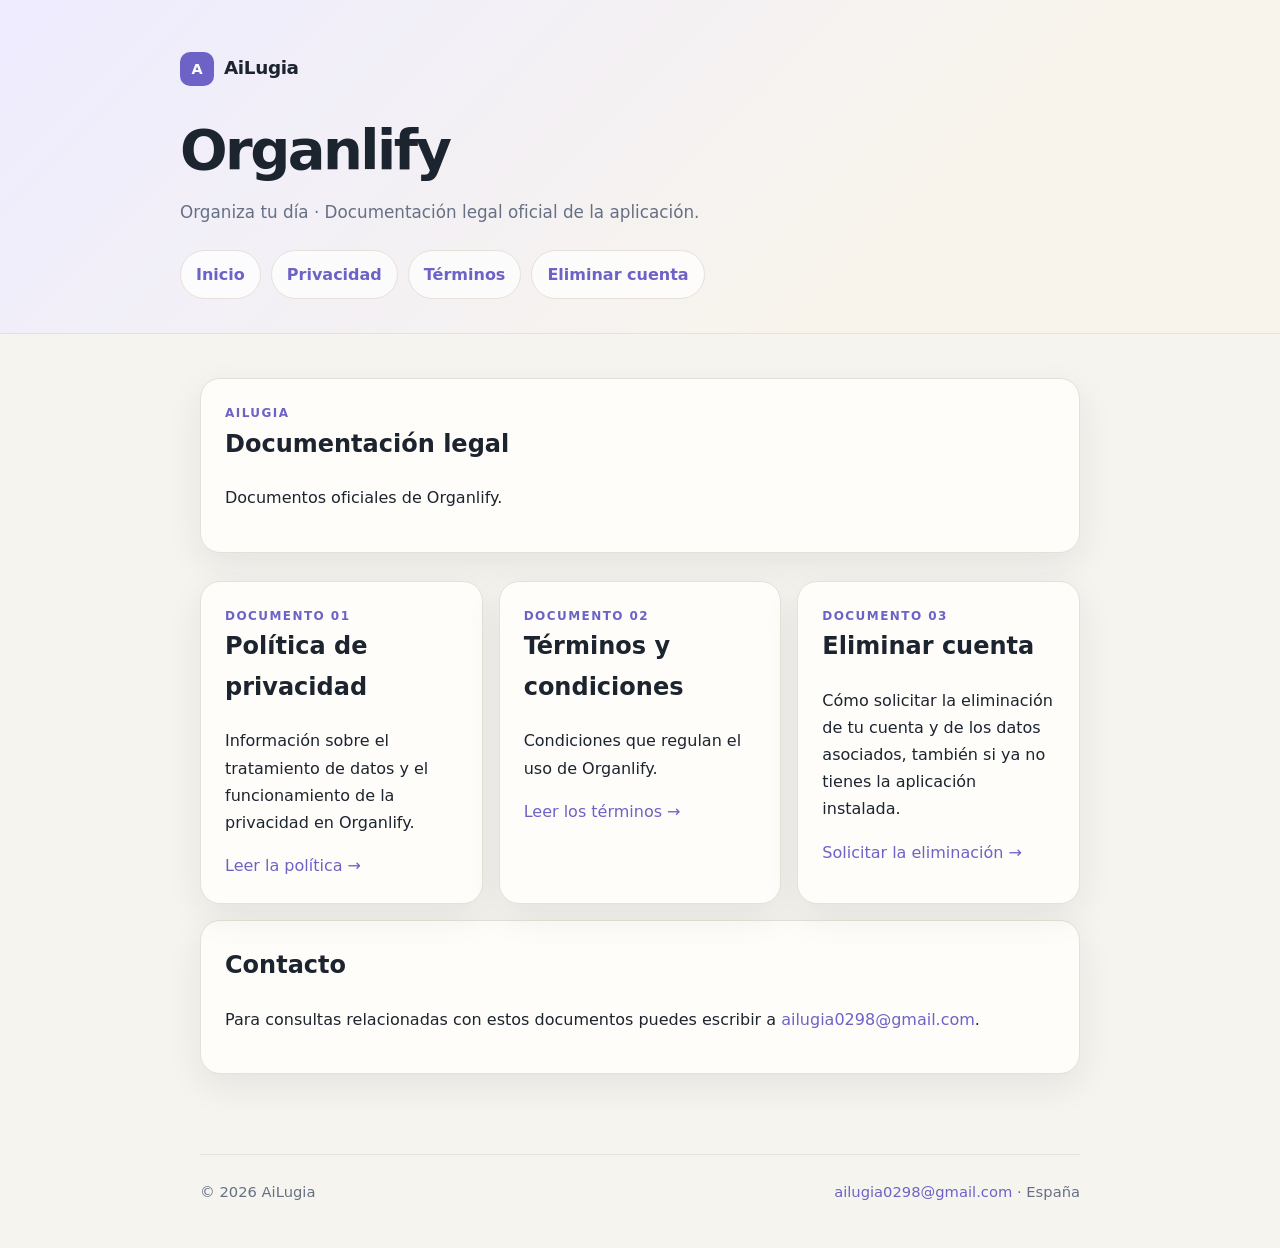
<file: index.html>
<!doctype html><html lang="es"><head><meta charset="utf-8"><meta name="viewport" content="width=device-width,initial-scale=1"><meta name="robots" content="index,follow"><meta name="description" content="Documentación legal de AiLugia para Organlify."><title>Documentación legal — AiLugia</title><link rel="stylesheet" href="style.css"></head>
<body><header class="site-header"><div class="header-inner"><div class="brand"><span class="brand-mark">A</span>AiLugia</div><div class="hero"><h1>Organlify</h1><p>Organiza tu día · Documentación legal oficial de la aplicación.</p><nav class="nav"><a href="index.html">Inicio</a><a href="privacidad.html">Privacidad</a><a href="terminos.html">Términos</a><a href="eliminar-cuenta.html">Eliminar cuenta</a></nav></div></div></header>
<main class="container"><div class="card"><div class="eyebrow">AiLugia</div><h2>Documentación legal</h2><p>Documentos oficiales de Organlify.</p></div><div class="home-grid"><article class="card"><div class="eyebrow">Documento 01</div><h2>Política de privacidad</h2><p>Información sobre el tratamiento de datos y el funcionamiento de la privacidad en Organlify.</p><a href="privacidad.html">Leer la política →</a></article><article class="card"><div class="eyebrow">Documento 02</div><h2>Términos y condiciones</h2><p>Condiciones que regulan el uso de Organlify.</p><a href="terminos.html">Leer los términos →</a></article><article class="card"><div class="eyebrow">Documento 03</div><h2>Eliminar cuenta</h2><p>Cómo solicitar la eliminación de tu cuenta y de los datos asociados, también si ya no tienes la aplicación instalada.</p><a href="eliminar-cuenta.html">Solicitar la eliminación →</a></article></div><div class="card" style="margin-top:16px"><h2>Contacto</h2><p>Para consultas relacionadas con estos documentos puedes escribir a <a href="mailto:ailugia0298@gmail.com">ailugia0298@gmail.com</a>.</p></div></main>
<footer class="footer"><div class="footer-inner"><span>© 2026 AiLugia</span><span><a href="mailto:ailugia0298@gmail.com">ailugia0298@gmail.com</a> · España</span></div></footer></body></html>
</file>
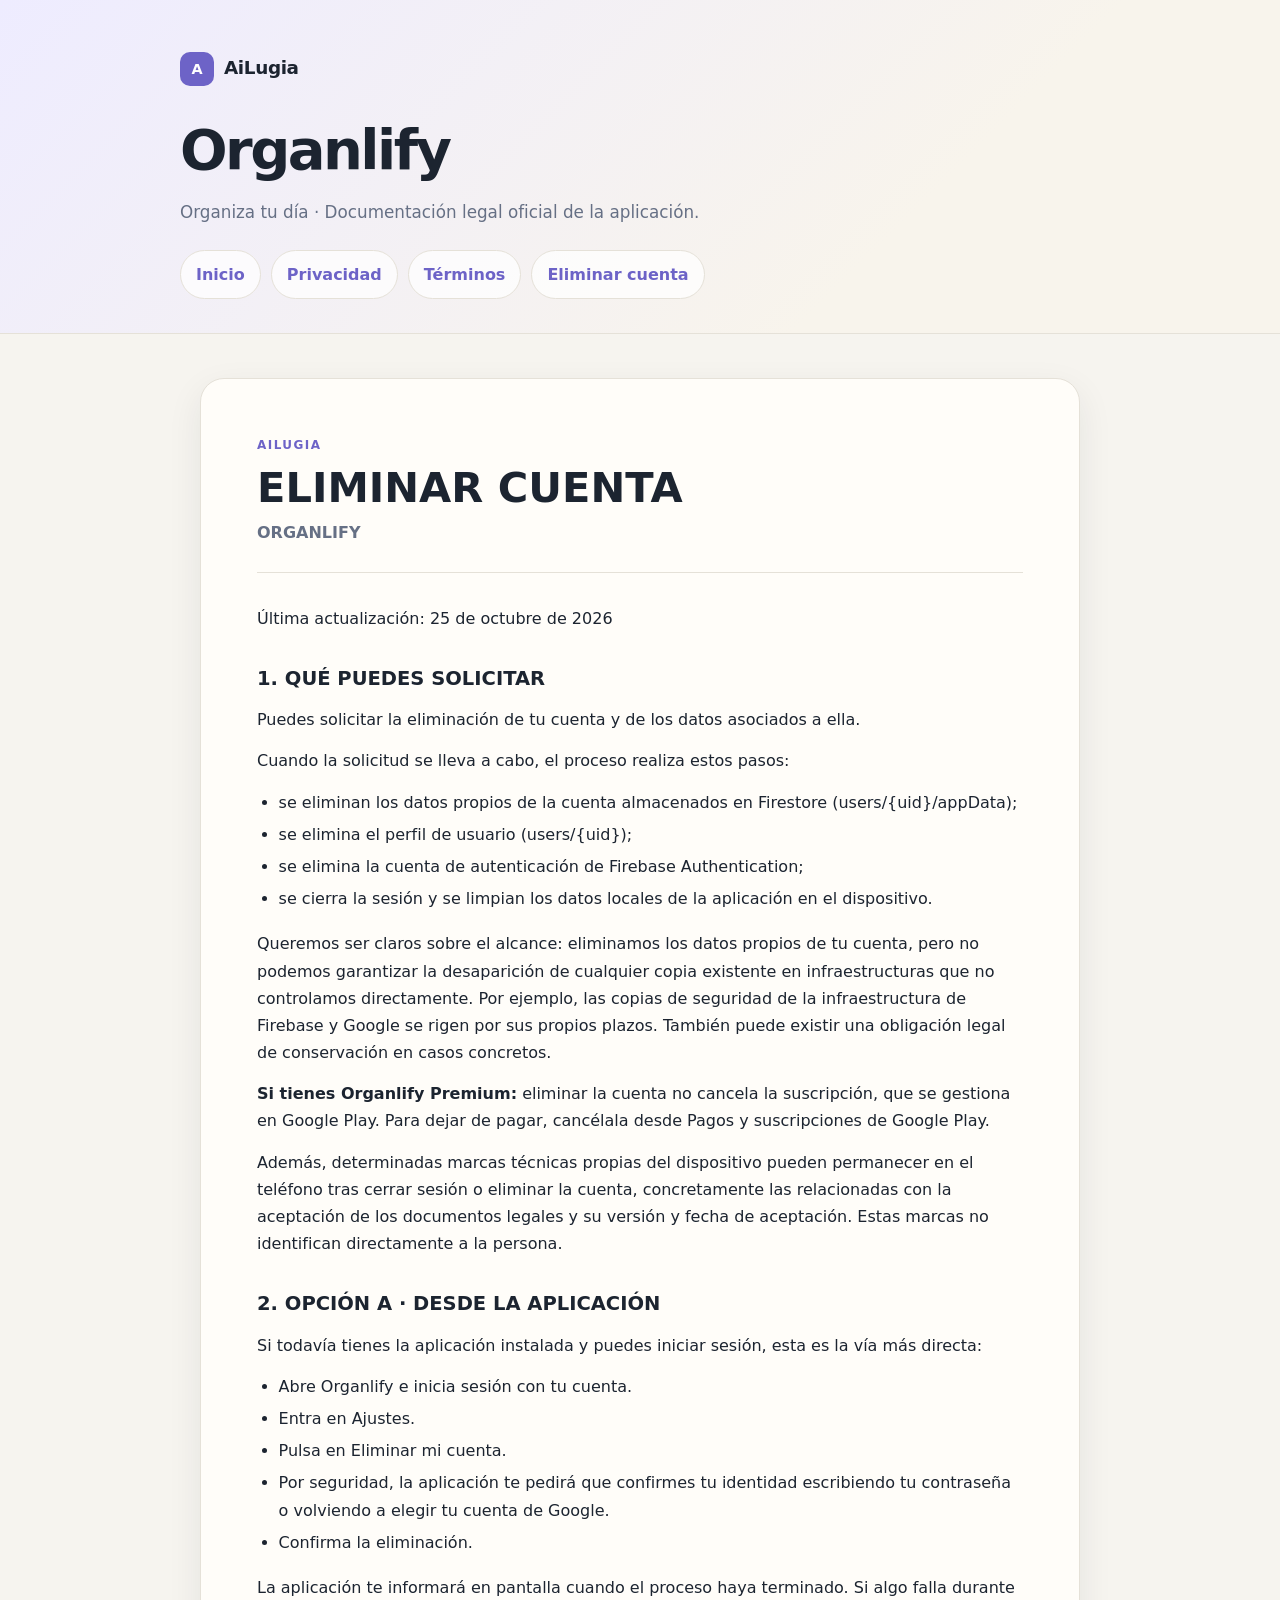
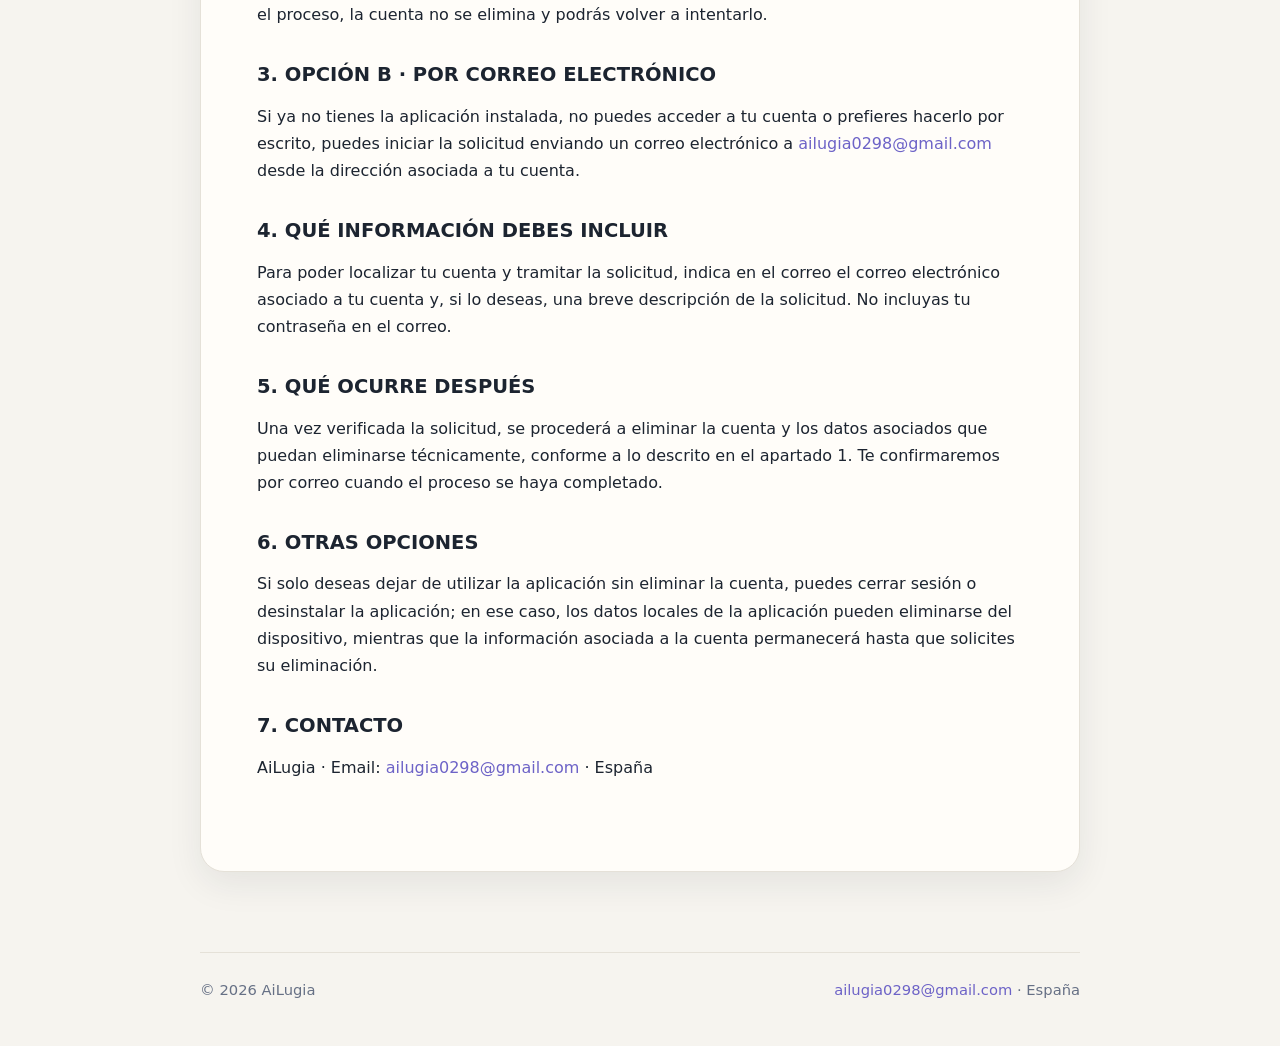
<file: eliminar-cuenta.html>
<!doctype html><html lang="es"><head><meta charset="utf-8"><meta name="viewport" content="width=device-width,initial-scale=1"><meta name="robots" content="index,follow"><meta name="description" content="Cómo solicitar la eliminación de tu cuenta y datos en Organlify."><title>Eliminar cuenta — AiLugia</title><link rel="stylesheet" href="style.css"></head>
<body><header class="site-header"><div class="header-inner"><div class="brand"><span class="brand-mark">A</span>AiLugia</div><div class="hero"><h1>Organlify</h1><p>Organiza tu día · Documentación legal oficial de la aplicación.</p><nav class="nav"><a href="index.html">Inicio</a><a href="privacidad.html">Privacidad</a><a href="terminos.html">Términos</a><a href="eliminar-cuenta.html">Eliminar cuenta</a></nav></div></div></header>
<main class="container"><article class="doc"><header class="doc-head"><div class="eyebrow">AiLugia</div><h1>ELIMINAR CUENTA</h1><p class="subtitle">ORGANLIFY</p></header>
<p>Última actualización: 25 de octubre de 2026</p>
<section><h2>1. QUÉ PUEDES SOLICITAR</h2>
<p>Puedes solicitar la eliminación de tu cuenta y de los datos asociados a ella.</p>
<p>Cuando la solicitud se lleva a cabo, el proceso realiza estos pasos:</p>
<ul><li>se eliminan los datos propios de la cuenta almacenados en Firestore (users/{uid}/appData);</li><li>se elimina el perfil de usuario (users/{uid});</li><li>se elimina la cuenta de autenticación de Firebase Authentication;</li><li>se cierra la sesión y se limpian los datos locales de la aplicación en el dispositivo.</li></ul>
<p>Queremos ser claros sobre el alcance: eliminamos los datos propios de tu cuenta, pero no podemos garantizar la desaparición de cualquier copia existente en infraestructuras que no controlamos directamente. Por ejemplo, las copias de seguridad de la infraestructura de Firebase y Google se rigen por sus propios plazos. También puede existir una obligación legal de conservación en casos concretos.</p>
<p><strong>Si tienes Organlify Premium:</strong> eliminar la cuenta no cancela la suscripción, que se gestiona en Google Play. Para dejar de pagar, cancélala desde Pagos y suscripciones de Google Play.</p>
<p>Además, determinadas marcas técnicas propias del dispositivo pueden permanecer en el teléfono tras cerrar sesión o eliminar la cuenta, concretamente las relacionadas con la aceptación de los documentos legales y su versión y fecha de aceptación. Estas marcas no identifican directamente a la persona.</p>
</section>
<section><h2>2. OPCIÓN A · DESDE LA APLICACIÓN</h2>
<p>Si todavía tienes la aplicación instalada y puedes iniciar sesión, esta es la vía más directa:</p>
<ul><li>Abre Organlify e inicia sesión con tu cuenta.</li><li>Entra en Ajustes.</li><li>Pulsa en Eliminar mi cuenta.</li><li>Por seguridad, la aplicación te pedirá que confirmes tu identidad escribiendo tu contraseña o volviendo a elegir tu cuenta de Google.</li><li>Confirma la eliminación.</li></ul>
<p>La aplicación te informará en pantalla cuando el proceso haya terminado. Si algo falla durante el proceso, la cuenta no se elimina y podrás volver a intentarlo.</p>
</section>
<section><h2>3. OPCIÓN B · POR CORREO ELECTRÓNICO</h2>
<p>Si ya no tienes la aplicación instalada, no puedes acceder a tu cuenta o prefieres hacerlo por escrito, puedes iniciar la solicitud enviando un correo electrónico a <a href="mailto:ailugia0298@gmail.com">ailugia0298@gmail.com</a> desde la dirección asociada a tu cuenta.</p>
</section>
<section><h2>4. QUÉ INFORMACIÓN DEBES INCLUIR</h2>
<p>Para poder localizar tu cuenta y tramitar la solicitud, indica en el correo el correo electrónico asociado a tu cuenta y, si lo deseas, una breve descripción de la solicitud. No incluyas tu contraseña en el correo.</p>
</section>
<section><h2>5. QUÉ OCURRE DESPUÉS</h2>
<p>Una vez verificada la solicitud, se procederá a eliminar la cuenta y los datos asociados que puedan eliminarse técnicamente, conforme a lo descrito en el apartado 1. Te confirmaremos por correo cuando el proceso se haya completado.</p>
</section>
<section><h2>6. OTRAS OPCIONES</h2>
<p>Si solo deseas dejar de utilizar la aplicación sin eliminar la cuenta, puedes cerrar sesión o desinstalar la aplicación; en ese caso, los datos locales de la aplicación pueden eliminarse del dispositivo, mientras que la información asociada a la cuenta permanecerá hasta que solicites su eliminación.</p>
</section>
<section><h2>7. CONTACTO</h2>
<p>AiLugia · Email: <a href="mailto:ailugia0298@gmail.com">ailugia0298@gmail.com</a> · España</p>
</section>
</article></main>
<footer class="footer"><div class="footer-inner"><span>© 2026 AiLugia</span><span><a href="mailto:ailugia0298@gmail.com">ailugia0298@gmail.com</a> · España</span></div></footer></body></html>
</file>
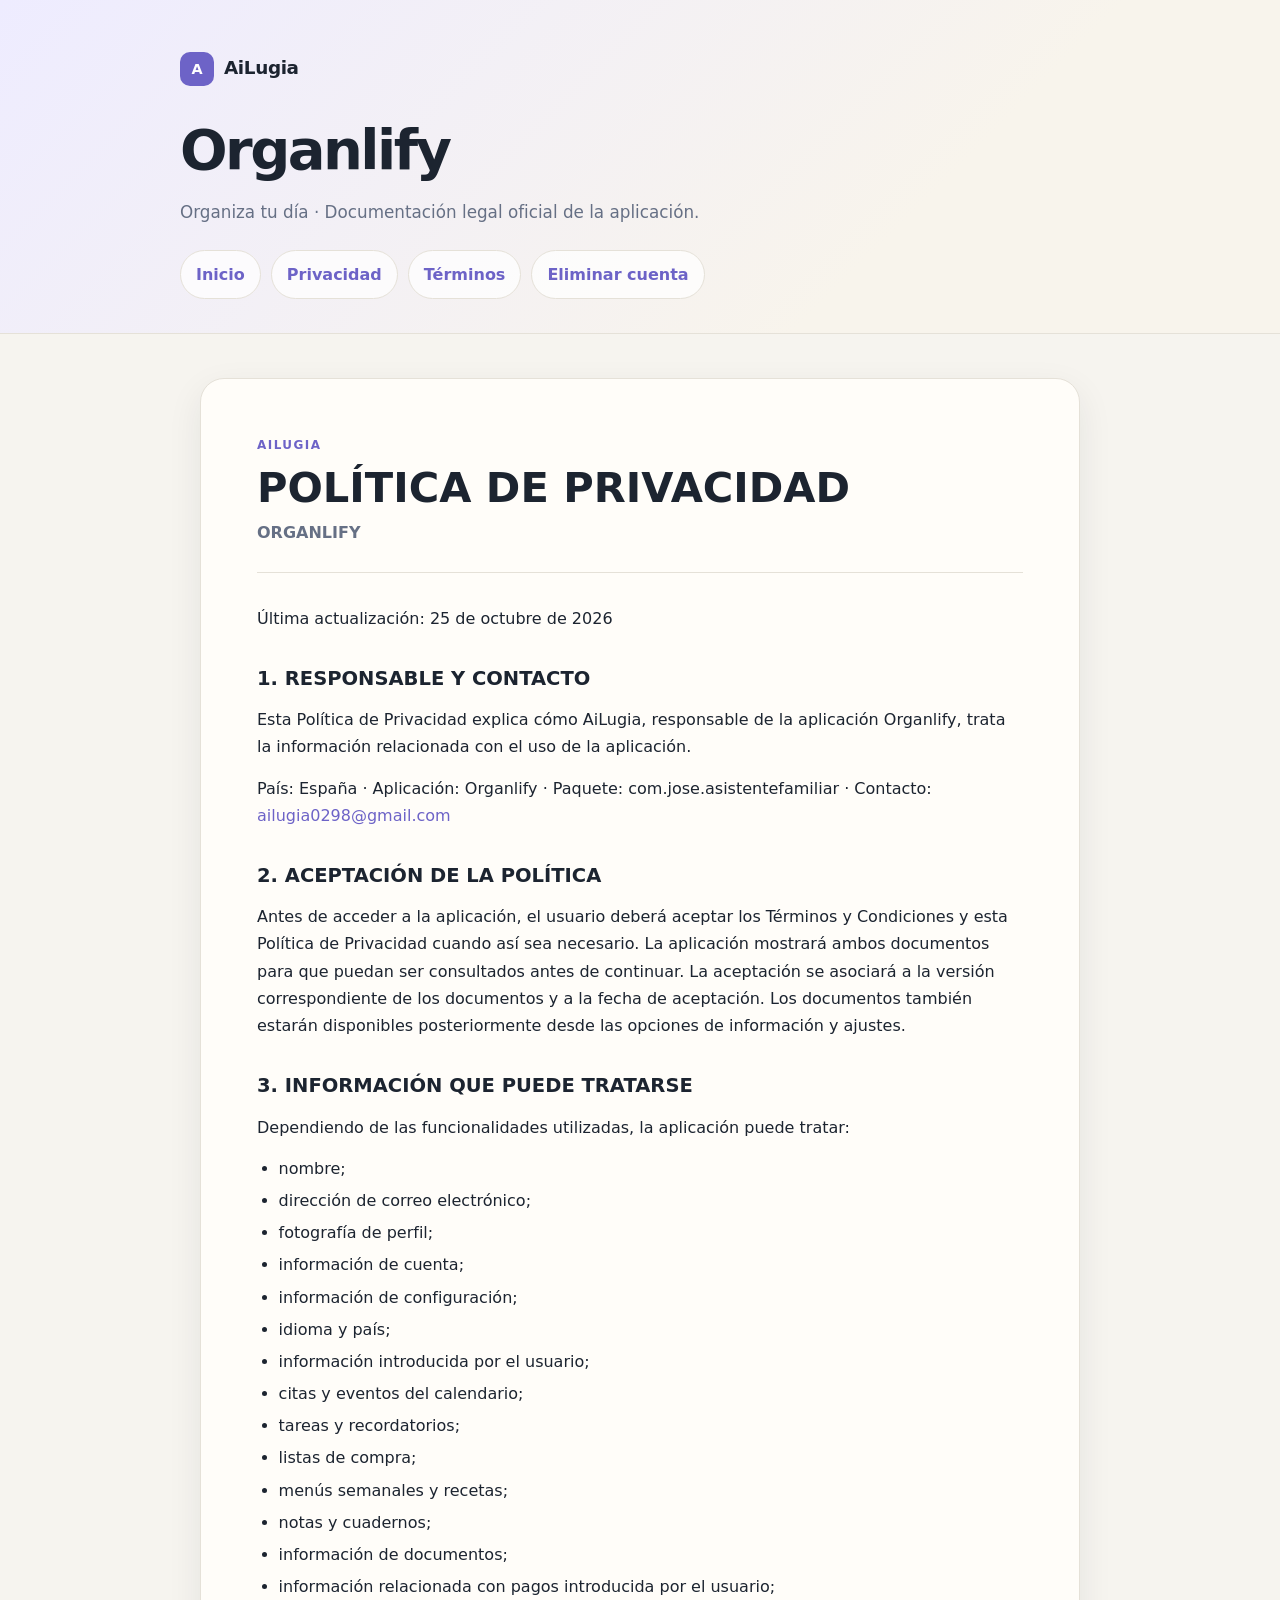
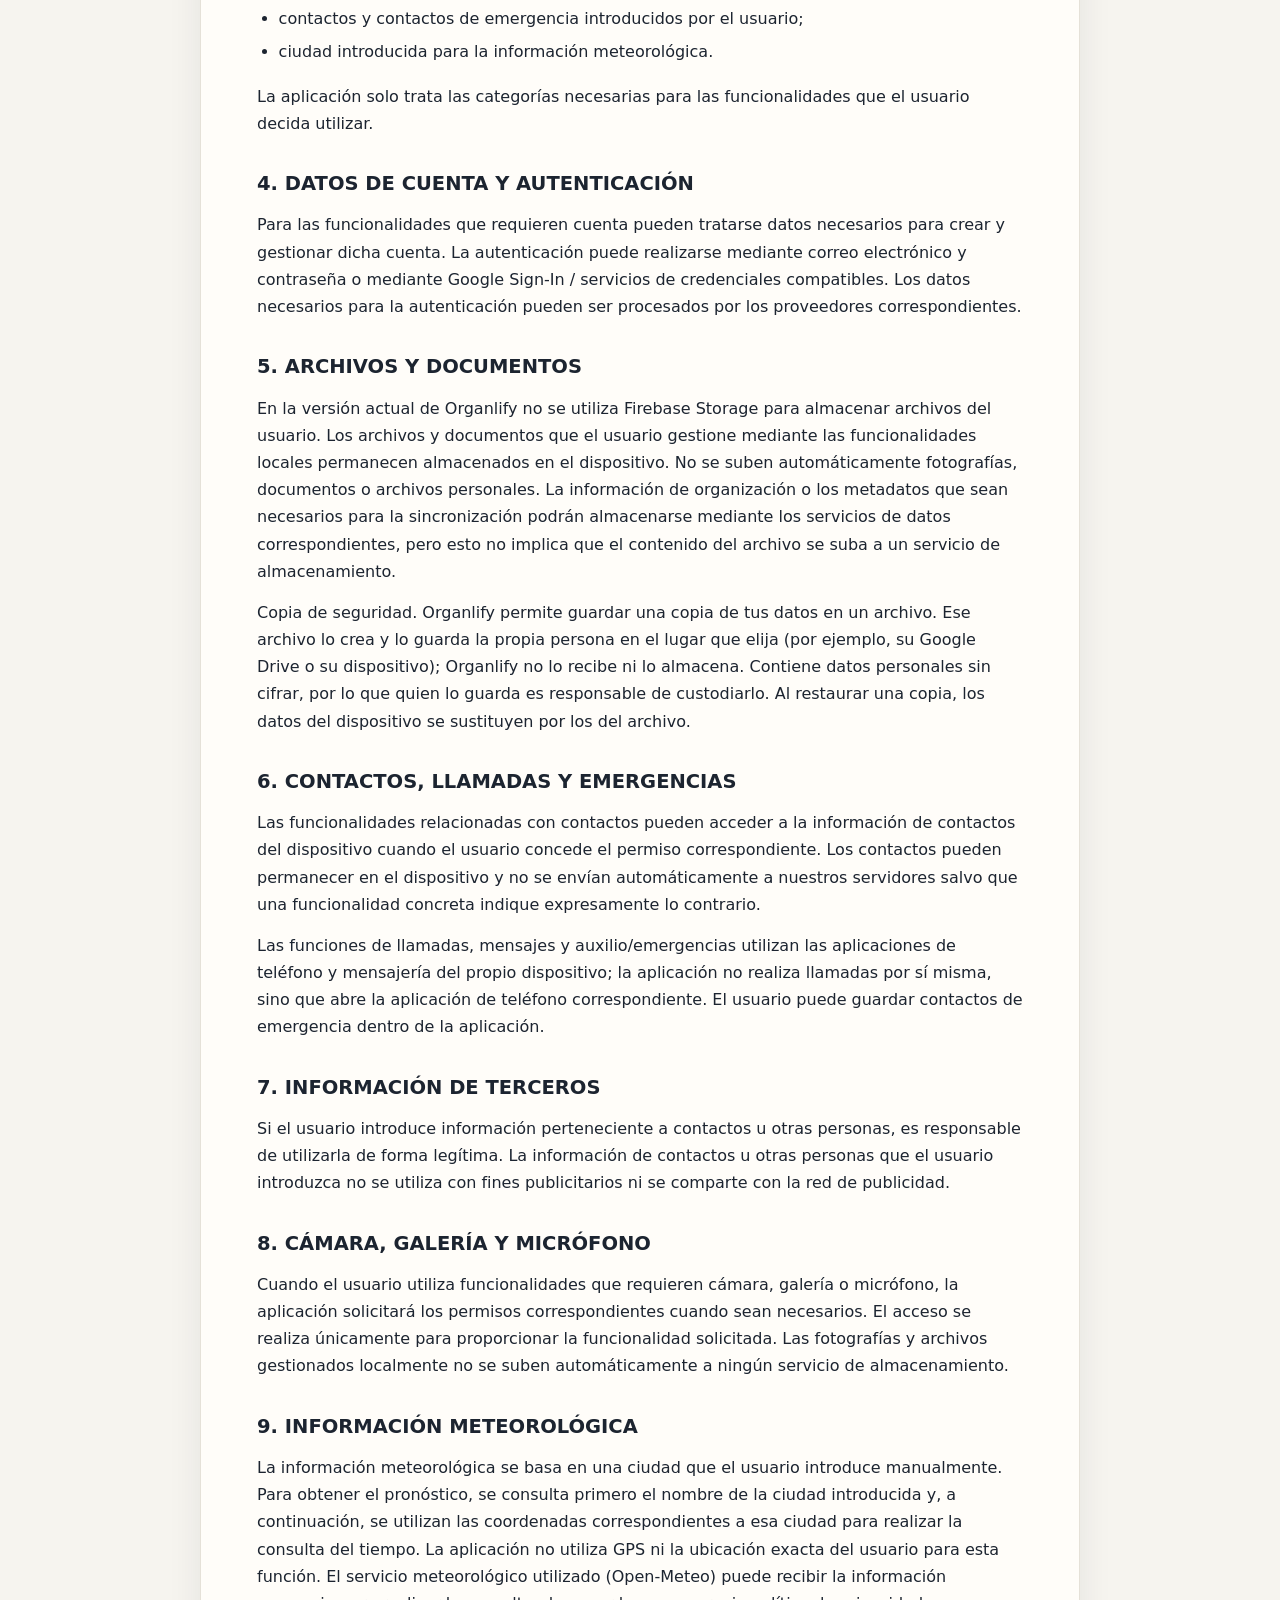
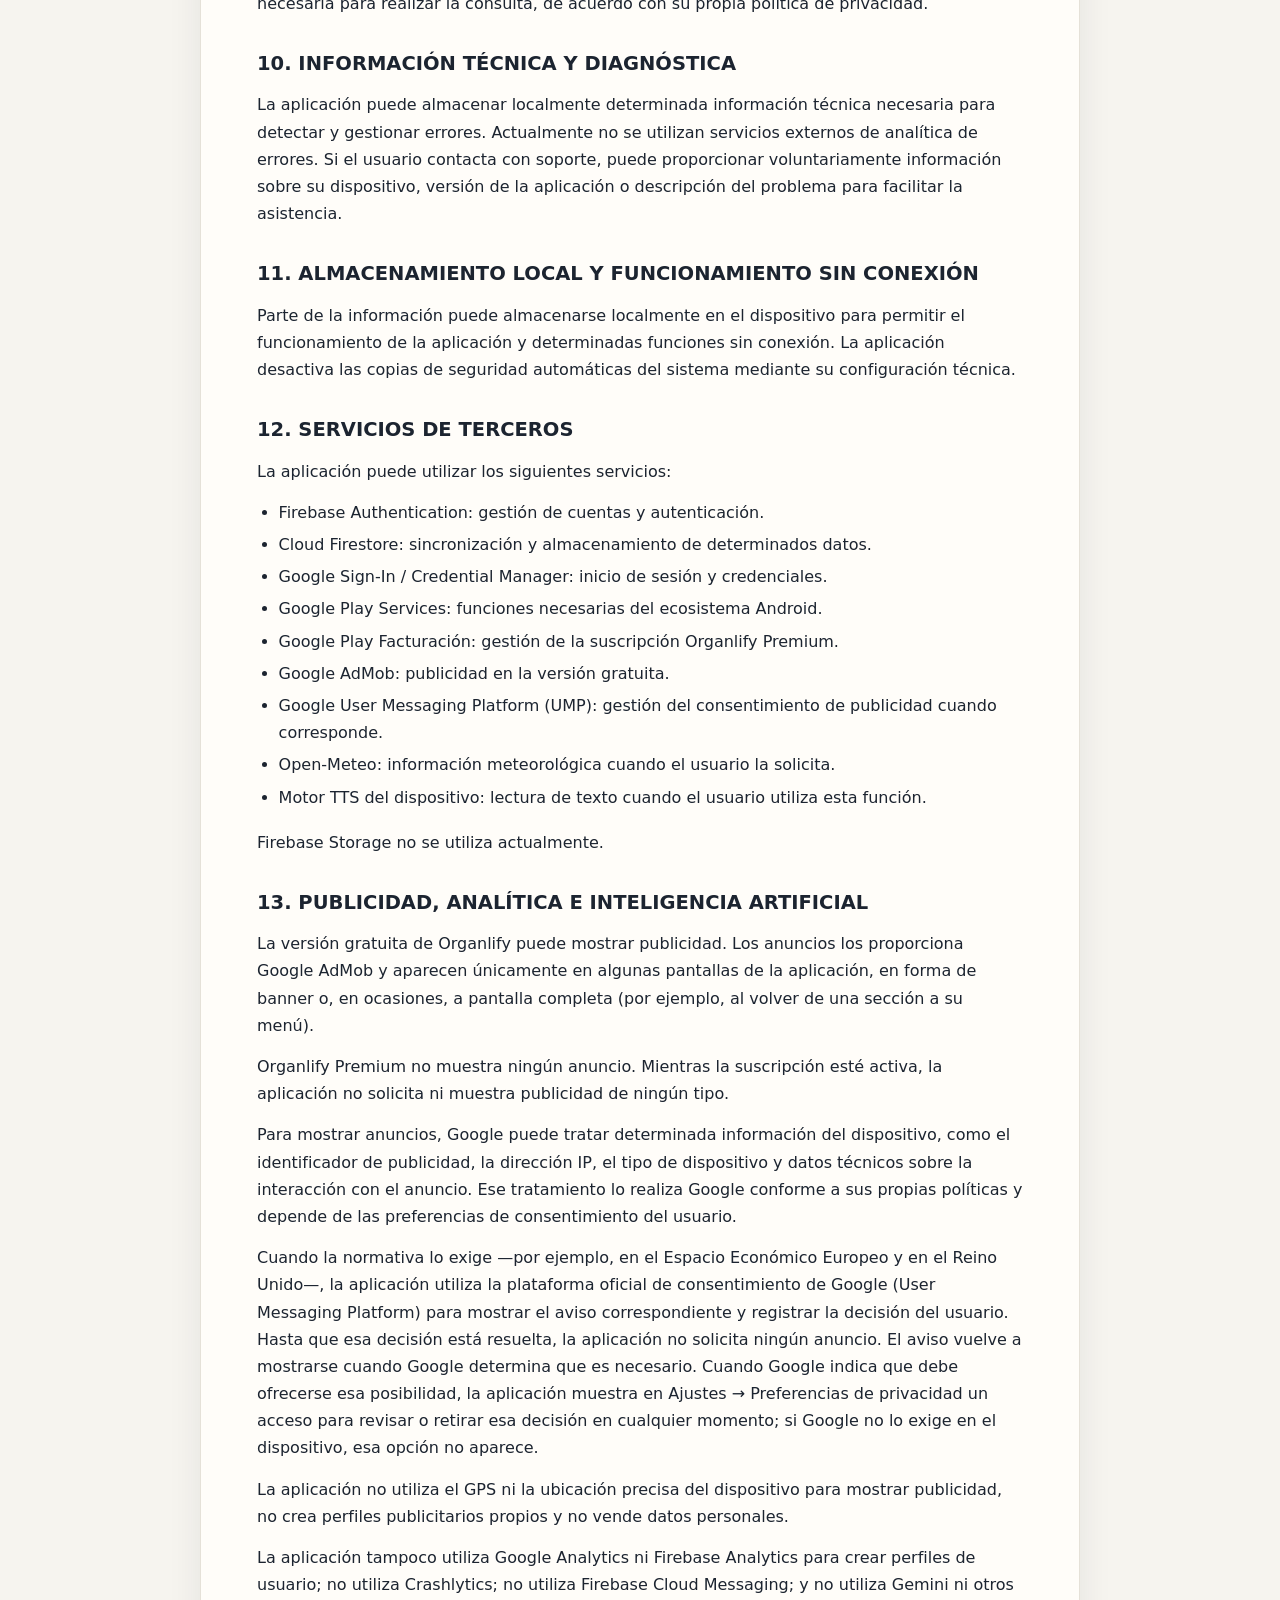
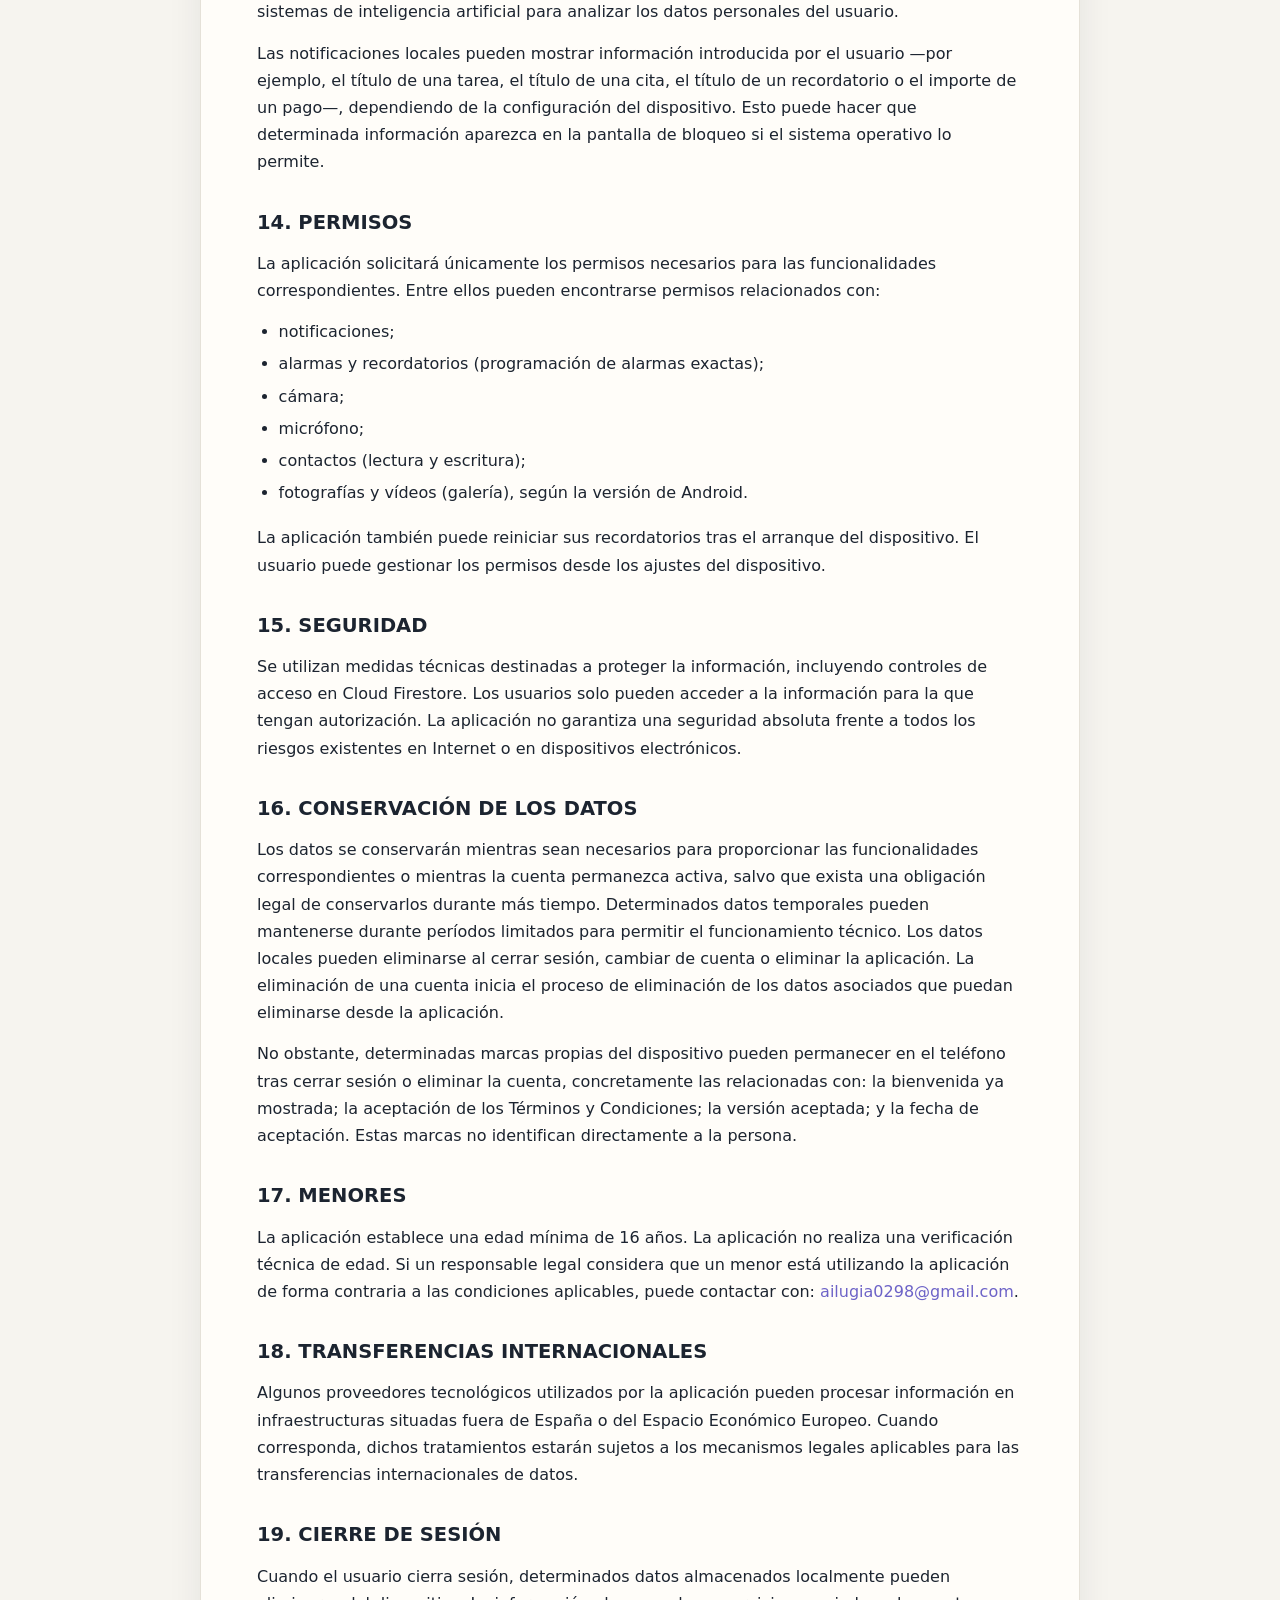
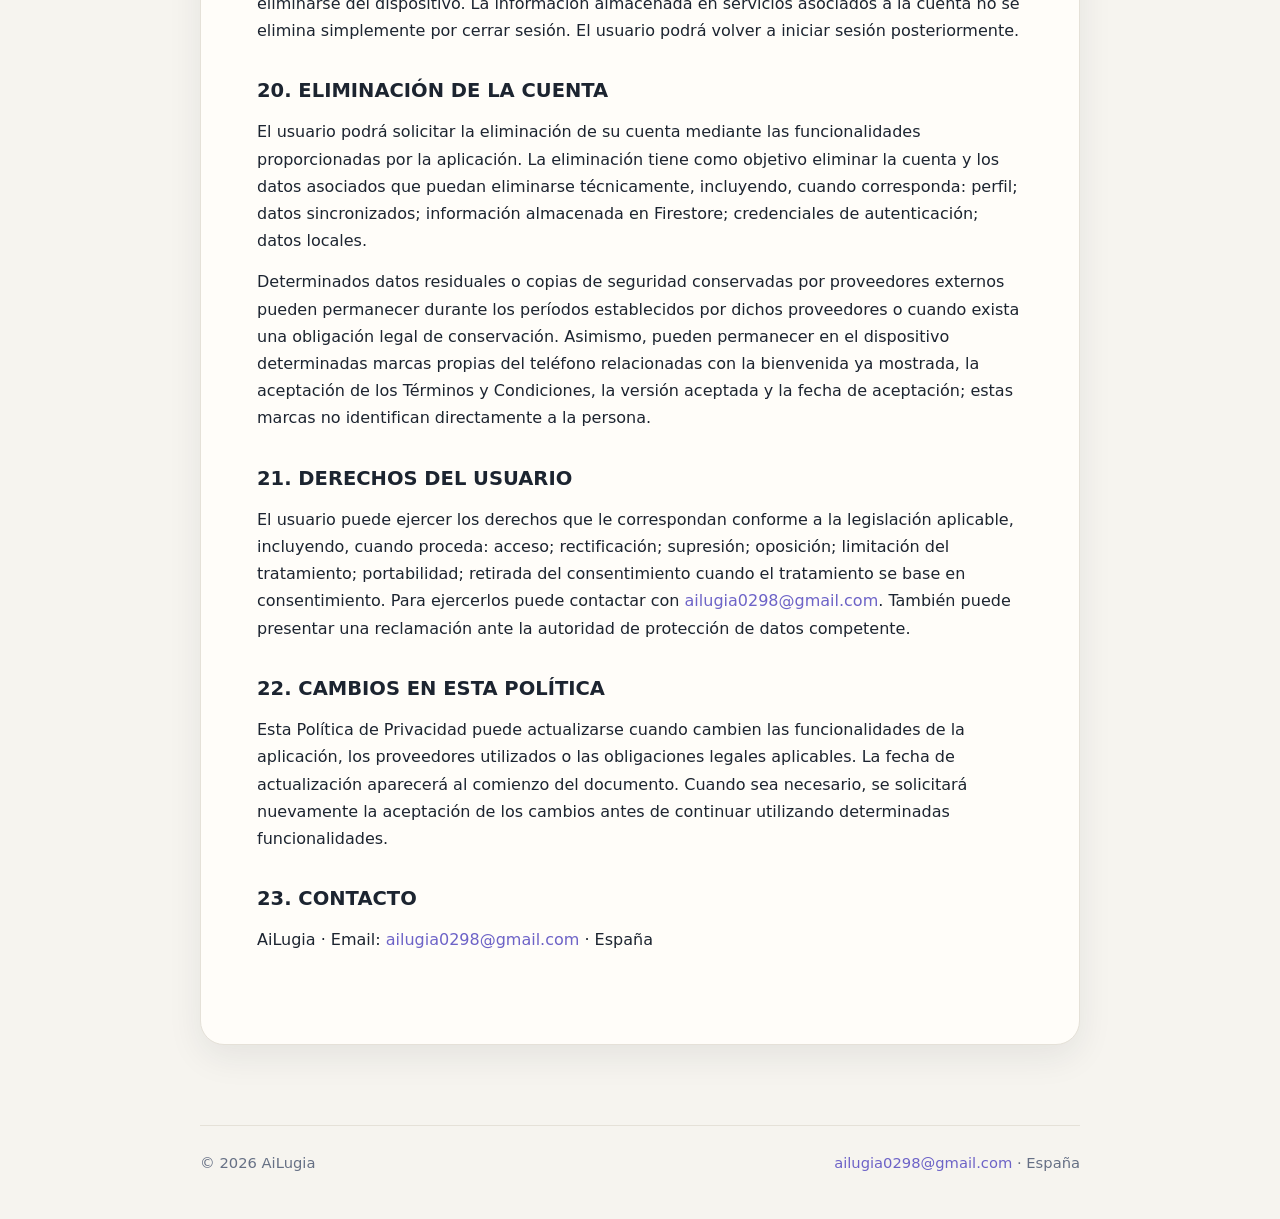
<file: privacidad.html>
<!doctype html><html lang="es"><head><meta charset="utf-8"><meta name="viewport" content="width=device-width,initial-scale=1"><meta name="robots" content="index,follow"><meta name="description" content="Documentación legal de AiLugia para Organlify."><title>Política de privacidad — AiLugia</title><link rel="stylesheet" href="style.css"></head>
<body><header class="site-header"><div class="header-inner"><div class="brand"><span class="brand-mark">A</span>AiLugia</div><div class="hero"><h1>Organlify</h1><p>Organiza tu día · Documentación legal oficial de la aplicación.</p><nav class="nav"><a href="index.html">Inicio</a><a href="privacidad.html">Privacidad</a><a href="terminos.html">Términos</a><a href="eliminar-cuenta.html">Eliminar cuenta</a></nav></div></div></header>
<main class="container"><article class="doc"><header class="doc-head"><div class="eyebrow">AiLugia</div><h1>POLÍTICA DE PRIVACIDAD</h1><p class="subtitle">ORGANLIFY</p></header>
<p>Última actualización: 25 de octubre de 2026</p>
<section><h2>1. RESPONSABLE Y CONTACTO</h2>
<p>Esta Política de Privacidad explica cómo AiLugia, responsable de la aplicación Organlify, trata la información relacionada con el uso de la aplicación.</p>
<p>País: España · Aplicación: Organlify · Paquete: com.jose.asistentefamiliar · Contacto: <a href="mailto:ailugia0298@gmail.com">ailugia0298@gmail.com</a></p>
</section>
<section><h2>2. ACEPTACIÓN DE LA POLÍTICA</h2>
<p>Antes de acceder a la aplicación, el usuario deberá aceptar los Términos y Condiciones y esta Política de Privacidad cuando así sea necesario. La aplicación mostrará ambos documentos para que puedan ser consultados antes de continuar. La aceptación se asociará a la versión correspondiente de los documentos y a la fecha de aceptación. Los documentos también estarán disponibles posteriormente desde las opciones de información y ajustes.</p>
</section>
<section><h2>3. INFORMACIÓN QUE PUEDE TRATARSE</h2>
<p>Dependiendo de las funcionalidades utilizadas, la aplicación puede tratar:</p>
<ul><li>nombre;</li><li>dirección de correo electrónico;</li><li>fotografía de perfil;</li><li>información de cuenta;</li><li>información de configuración;</li><li>idioma y país;</li><li>información introducida por el usuario;</li><li>citas y eventos del calendario;</li><li>tareas y recordatorios;</li><li>listas de compra;</li><li>menús semanales y recetas;</li><li>notas y cuadernos;</li><li>información de documentos;</li><li>información relacionada con pagos introducida por el usuario;</li><li>contactos y contactos de emergencia introducidos por el usuario;</li><li>ciudad introducida para la información meteorológica.</li></ul>
<p>La aplicación solo trata las categorías necesarias para las funcionalidades que el usuario decida utilizar.</p>
</section>
<section><h2>4. DATOS DE CUENTA Y AUTENTICACIÓN</h2>
<p>Para las funcionalidades que requieren cuenta pueden tratarse datos necesarios para crear y gestionar dicha cuenta. La autenticación puede realizarse mediante correo electrónico y contraseña o mediante Google Sign-In / servicios de credenciales compatibles. Los datos necesarios para la autenticación pueden ser procesados por los proveedores correspondientes.</p>
</section>
<section><h2>5. ARCHIVOS Y DOCUMENTOS</h2>
<p>En la versión actual de Organlify no se utiliza Firebase Storage para almacenar archivos del usuario. Los archivos y documentos que el usuario gestione mediante las funcionalidades locales permanecen almacenados en el dispositivo. No se suben automáticamente fotografías, documentos o archivos personales. La información de organización o los metadatos que sean necesarios para la sincronización podrán almacenarse mediante los servicios de datos correspondientes, pero esto no implica que el contenido del archivo se suba a un servicio de almacenamiento.</p>
<p>Copia de seguridad. Organlify permite guardar una copia de tus datos en un archivo. Ese archivo lo crea y lo guarda la propia persona en el lugar que elija (por ejemplo, su Google Drive o su dispositivo); Organlify no lo recibe ni lo almacena. Contiene datos personales sin cifrar, por lo que quien lo guarda es responsable de custodiarlo. Al restaurar una copia, los datos del dispositivo se sustituyen por los del archivo.</p>
</section>
<section><h2>6. CONTACTOS, LLAMADAS Y EMERGENCIAS</h2>
<p>Las funcionalidades relacionadas con contactos pueden acceder a la información de contactos del dispositivo cuando el usuario concede el permiso correspondiente. Los contactos pueden permanecer en el dispositivo y no se envían automáticamente a nuestros servidores salvo que una funcionalidad concreta indique expresamente lo contrario.</p>
<p>Las funciones de llamadas, mensajes y auxilio/emergencias utilizan las aplicaciones de teléfono y mensajería del propio dispositivo; la aplicación no realiza llamadas por sí misma, sino que abre la aplicación de teléfono correspondiente. El usuario puede guardar contactos de emergencia dentro de la aplicación.</p>
</section>
<section><h2>7. INFORMACIÓN DE TERCEROS</h2>
<p>Si el usuario introduce información perteneciente a contactos u otras personas, es responsable de utilizarla de forma legítima. La información de contactos u otras personas que el usuario introduzca no se utiliza con fines publicitarios ni se comparte con la red de publicidad.</p>
</section>
<section><h2>8. CÁMARA, GALERÍA Y MICRÓFONO</h2>
<p>Cuando el usuario utiliza funcionalidades que requieren cámara, galería o micrófono, la aplicación solicitará los permisos correspondientes cuando sean necesarios. El acceso se realiza únicamente para proporcionar la funcionalidad solicitada. Las fotografías y archivos gestionados localmente no se suben automáticamente a ningún servicio de almacenamiento.</p>
</section>
<section><h2>9. INFORMACIÓN METEOROLÓGICA</h2>
<p>La información meteorológica se basa en una ciudad que el usuario introduce manualmente. Para obtener el pronóstico, se consulta primero el nombre de la ciudad introducida y, a continuación, se utilizan las coordenadas correspondientes a esa ciudad para realizar la consulta del tiempo. La aplicación no utiliza GPS ni la ubicación exacta del usuario para esta función. El servicio meteorológico utilizado (Open-Meteo) puede recibir la información necesaria para realizar la consulta, de acuerdo con su propia política de privacidad.</p>
</section>
<section><h2>10. INFORMACIÓN TÉCNICA Y DIAGNÓSTICA</h2>
<p>La aplicación puede almacenar localmente determinada información técnica necesaria para detectar y gestionar errores. Actualmente no se utilizan servicios externos de analítica de errores. Si el usuario contacta con soporte, puede proporcionar voluntariamente información sobre su dispositivo, versión de la aplicación o descripción del problema para facilitar la asistencia.</p>
</section>
<section><h2>11. ALMACENAMIENTO LOCAL Y FUNCIONAMIENTO SIN CONEXIÓN</h2>
<p>Parte de la información puede almacenarse localmente en el dispositivo para permitir el funcionamiento de la aplicación y determinadas funciones sin conexión. La aplicación desactiva las copias de seguridad automáticas del sistema mediante su configuración técnica.</p>
</section>
<section><h2>12. SERVICIOS DE TERCEROS</h2>
<p>La aplicación puede utilizar los siguientes servicios:</p>
<ul><li>Firebase Authentication: gestión de cuentas y autenticación.</li><li>Cloud Firestore: sincronización y almacenamiento de determinados datos.</li><li>Google Sign-In / Credential Manager: inicio de sesión y credenciales.</li><li>Google Play Services: funciones necesarias del ecosistema Android.</li><li>Google Play Facturación: gestión de la suscripción Organlify Premium.</li><li>Google AdMob: publicidad en la versión gratuita.</li><li>Google User Messaging Platform (UMP): gestión del consentimiento de publicidad cuando corresponde.</li><li>Open-Meteo: información meteorológica cuando el usuario la solicita.</li><li>Motor TTS del dispositivo: lectura de texto cuando el usuario utiliza esta función.</li></ul>
<p>Firebase Storage no se utiliza actualmente.</p>
</section>
<section><h2>13. PUBLICIDAD, ANALÍTICA E INTELIGENCIA ARTIFICIAL</h2>
<p>La versión gratuita de Organlify puede mostrar publicidad. Los anuncios los proporciona Google AdMob y aparecen únicamente en algunas pantallas de la aplicación, en forma de banner o, en ocasiones, a pantalla completa (por ejemplo, al volver de una sección a su menú).</p>
<p>Organlify Premium no muestra ningún anuncio. Mientras la suscripción esté activa, la aplicación no solicita ni muestra publicidad de ningún tipo.</p>
<p>Para mostrar anuncios, Google puede tratar determinada información del dispositivo, como el identificador de publicidad, la dirección IP, el tipo de dispositivo y datos técnicos sobre la interacción con el anuncio. Ese tratamiento lo realiza Google conforme a sus propias políticas y depende de las preferencias de consentimiento del usuario.</p>
<p>Cuando la normativa lo exige —por ejemplo, en el Espacio Económico Europeo y en el Reino Unido—, la aplicación utiliza la plataforma oficial de consentimiento de Google (User Messaging Platform) para mostrar el aviso correspondiente y registrar la decisión del usuario. Hasta que esa decisión está resuelta, la aplicación no solicita ningún anuncio. El aviso vuelve a mostrarse cuando Google determina que es necesario. Cuando Google indica que debe ofrecerse esa posibilidad, la aplicación muestra en Ajustes → Preferencias de privacidad un acceso para revisar o retirar esa decisión en cualquier momento; si Google no lo exige en el dispositivo, esa opción no aparece.</p>
<p>La aplicación no utiliza el GPS ni la ubicación precisa del dispositivo para mostrar publicidad, no crea perfiles publicitarios propios y no vende datos personales.</p>
<p>La aplicación tampoco utiliza Google Analytics ni Firebase Analytics para crear perfiles de usuario; no utiliza Crashlytics; no utiliza Firebase Cloud Messaging; y no utiliza Gemini ni otros sistemas de inteligencia artificial para analizar los datos personales del usuario.</p>
<p>Las notificaciones locales pueden mostrar información introducida por el usuario —por ejemplo, el título de una tarea, el título de una cita, el título de un recordatorio o el importe de un pago—, dependiendo de la configuración del dispositivo. Esto puede hacer que determinada información aparezca en la pantalla de bloqueo si el sistema operativo lo permite.</p>
</section>
<section><h2>14. PERMISOS</h2>
<p>La aplicación solicitará únicamente los permisos necesarios para las funcionalidades correspondientes. Entre ellos pueden encontrarse permisos relacionados con:</p>
<ul><li>notificaciones;</li><li>alarmas y recordatorios (programación de alarmas exactas);</li><li>cámara;</li><li>micrófono;</li><li>contactos (lectura y escritura);</li><li>fotografías y vídeos (galería), según la versión de Android.</li></ul>
<p>La aplicación también puede reiniciar sus recordatorios tras el arranque del dispositivo. El usuario puede gestionar los permisos desde los ajustes del dispositivo.</p>
</section>
<section><h2>15. SEGURIDAD</h2>
<p>Se utilizan medidas técnicas destinadas a proteger la información, incluyendo controles de acceso en Cloud Firestore. Los usuarios solo pueden acceder a la información para la que tengan autorización. La aplicación no garantiza una seguridad absoluta frente a todos los riesgos existentes en Internet o en dispositivos electrónicos.</p>
</section>
<section><h2>16. CONSERVACIÓN DE LOS DATOS</h2>
<p>Los datos se conservarán mientras sean necesarios para proporcionar las funcionalidades correspondientes o mientras la cuenta permanezca activa, salvo que exista una obligación legal de conservarlos durante más tiempo. Determinados datos temporales pueden mantenerse durante períodos limitados para permitir el funcionamiento técnico. Los datos locales pueden eliminarse al cerrar sesión, cambiar de cuenta o eliminar la aplicación. La eliminación de una cuenta inicia el proceso de eliminación de los datos asociados que puedan eliminarse desde la aplicación.</p>
<p>No obstante, determinadas marcas propias del dispositivo pueden permanecer en el teléfono tras cerrar sesión o eliminar la cuenta, concretamente las relacionadas con: la bienvenida ya mostrada; la aceptación de los Términos y Condiciones; la versión aceptada; y la fecha de aceptación. Estas marcas no identifican directamente a la persona.</p>
</section>
<section><h2>17. MENORES</h2>
<p>La aplicación establece una edad mínima de 16 años. La aplicación no realiza una verificación técnica de edad. Si un responsable legal considera que un menor está utilizando la aplicación de forma contraria a las condiciones aplicables, puede contactar con: <a href="mailto:ailugia0298@gmail.com">ailugia0298@gmail.com</a>.</p>
</section>
<section><h2>18. TRANSFERENCIAS INTERNACIONALES</h2>
<p>Algunos proveedores tecnológicos utilizados por la aplicación pueden procesar información en infraestructuras situadas fuera de España o del Espacio Económico Europeo. Cuando corresponda, dichos tratamientos estarán sujetos a los mecanismos legales aplicables para las transferencias internacionales de datos.</p>
</section>
<section><h2>19. CIERRE DE SESIÓN</h2>
<p>Cuando el usuario cierra sesión, determinados datos almacenados localmente pueden eliminarse del dispositivo. La información almacenada en servicios asociados a la cuenta no se elimina simplemente por cerrar sesión. El usuario podrá volver a iniciar sesión posteriormente.</p>
</section>
<section><h2>20. ELIMINACIÓN DE LA CUENTA</h2>
<p>El usuario podrá solicitar la eliminación de su cuenta mediante las funcionalidades proporcionadas por la aplicación. La eliminación tiene como objetivo eliminar la cuenta y los datos asociados que puedan eliminarse técnicamente, incluyendo, cuando corresponda: perfil; datos sincronizados; información almacenada en Firestore; credenciales de autenticación; datos locales.</p>
<p>Determinados datos residuales o copias de seguridad conservadas por proveedores externos pueden permanecer durante los períodos establecidos por dichos proveedores o cuando exista una obligación legal de conservación. Asimismo, pueden permanecer en el dispositivo determinadas marcas propias del teléfono relacionadas con la bienvenida ya mostrada, la aceptación de los Términos y Condiciones, la versión aceptada y la fecha de aceptación; estas marcas no identifican directamente a la persona.</p>
</section>
<section><h2>21. DERECHOS DEL USUARIO</h2>
<p>El usuario puede ejercer los derechos que le correspondan conforme a la legislación aplicable, incluyendo, cuando proceda: acceso; rectificación; supresión; oposición; limitación del tratamiento; portabilidad; retirada del consentimiento cuando el tratamiento se base en consentimiento. Para ejercerlos puede contactar con <a href="mailto:ailugia0298@gmail.com">ailugia0298@gmail.com</a>. También puede presentar una reclamación ante la autoridad de protección de datos competente.</p>
</section>
<section><h2>22. CAMBIOS EN ESTA POLÍTICA</h2>
<p>Esta Política de Privacidad puede actualizarse cuando cambien las funcionalidades de la aplicación, los proveedores utilizados o las obligaciones legales aplicables. La fecha de actualización aparecerá al comienzo del documento. Cuando sea necesario, se solicitará nuevamente la aceptación de los cambios antes de continuar utilizando determinadas funcionalidades.</p>
</section>
<section><h2>23. CONTACTO</h2>
<p>AiLugia · Email: <a href="mailto:ailugia0298@gmail.com">ailugia0298@gmail.com</a> · España</p>
</section>
</article></main>
<footer class="footer"><div class="footer-inner"><span>© 2026 AiLugia</span><span><a href="mailto:ailugia0298@gmail.com">ailugia0298@gmail.com</a> · España</span></div></footer></body></html>
</file>
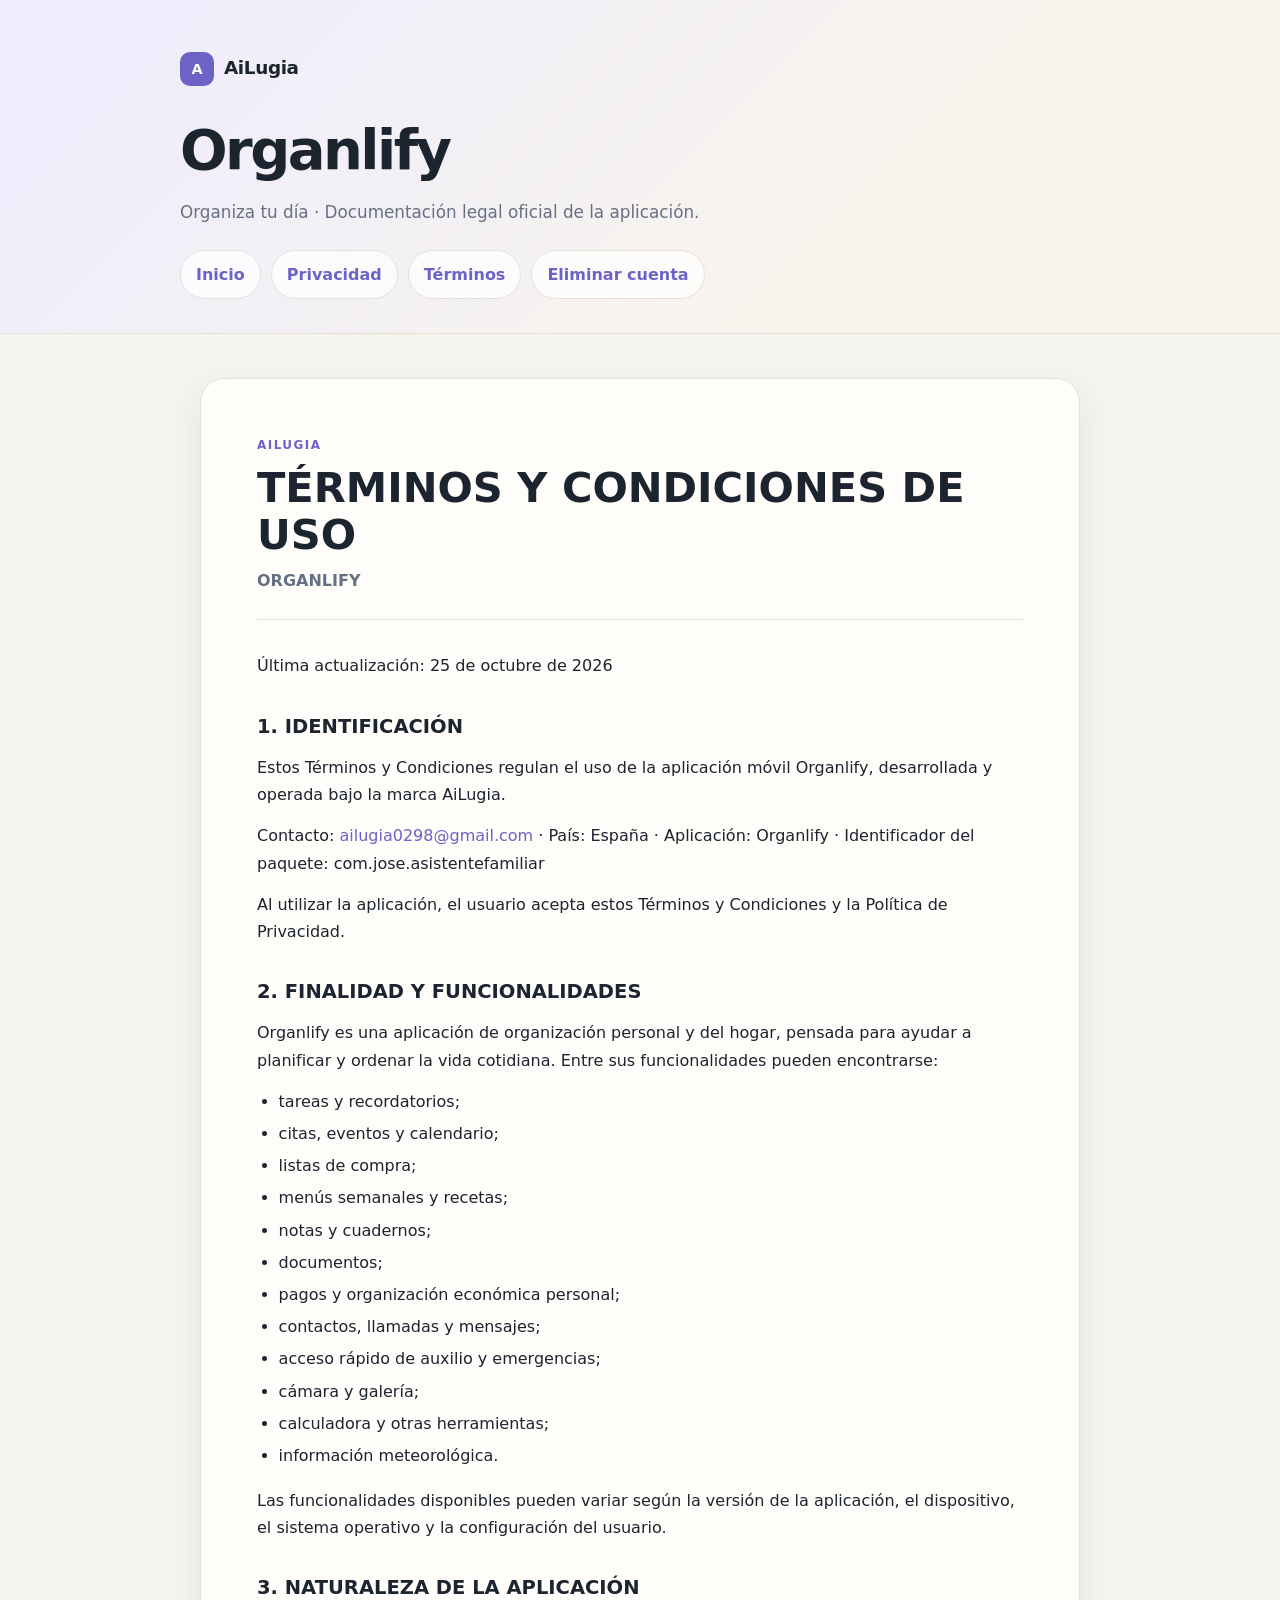
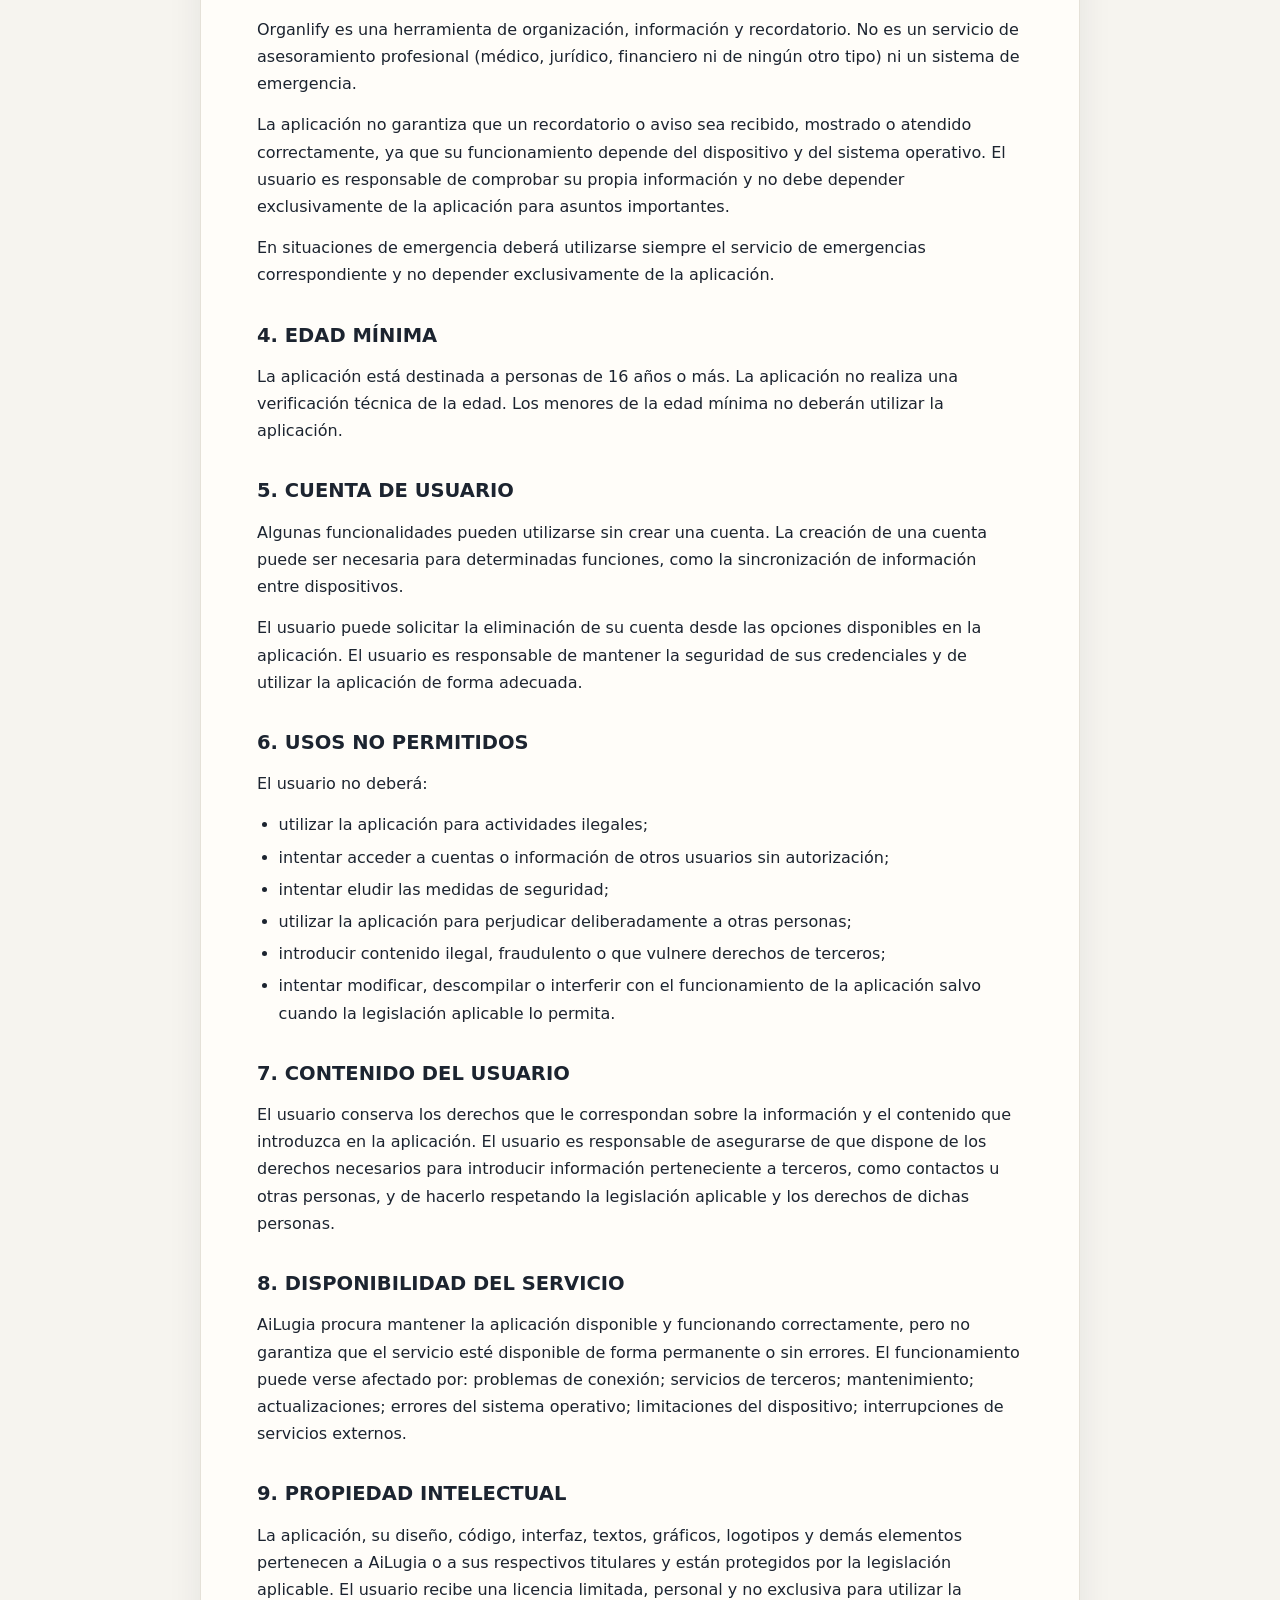
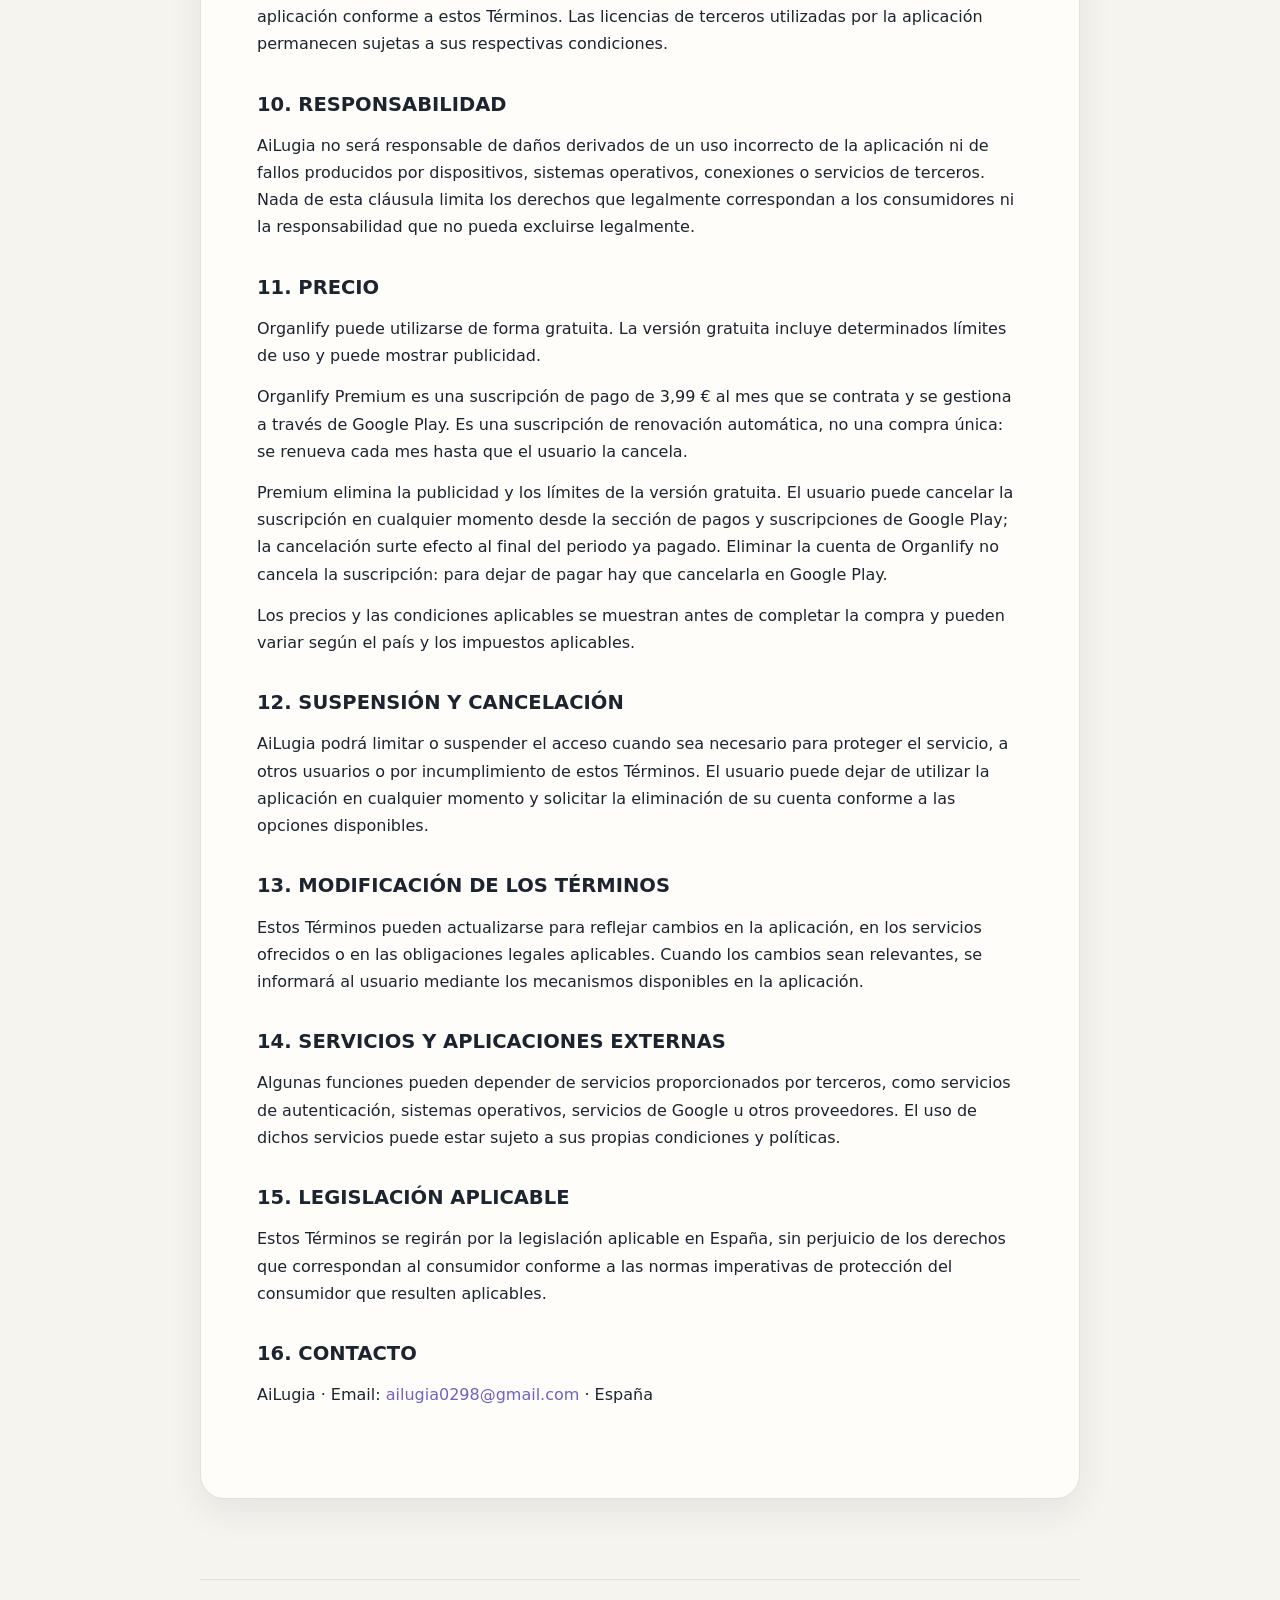
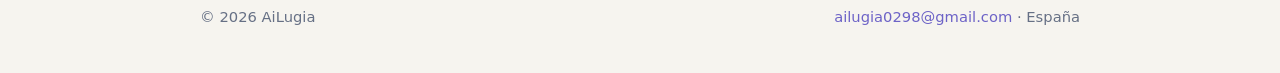
<file: terminos.html>
<!doctype html><html lang="es"><head><meta charset="utf-8"><meta name="viewport" content="width=device-width,initial-scale=1"><meta name="robots" content="index,follow"><meta name="description" content="Documentación legal de AiLugia para Organlify."><title>Términos y condiciones — AiLugia</title><link rel="stylesheet" href="style.css"></head>
<body><header class="site-header"><div class="header-inner"><div class="brand"><span class="brand-mark">A</span>AiLugia</div><div class="hero"><h1>Organlify</h1><p>Organiza tu día · Documentación legal oficial de la aplicación.</p><nav class="nav"><a href="index.html">Inicio</a><a href="privacidad.html">Privacidad</a><a href="terminos.html">Términos</a><a href="eliminar-cuenta.html">Eliminar cuenta</a></nav></div></div></header>
<main class="container"><article class="doc"><header class="doc-head"><div class="eyebrow">AiLugia</div><h1>TÉRMINOS Y CONDICIONES DE USO</h1><p class="subtitle">ORGANLIFY</p></header>
<p>Última actualización: 25 de octubre de 2026</p>
<section><h2>1. IDENTIFICACIÓN</h2>
<p>Estos Términos y Condiciones regulan el uso de la aplicación móvil Organlify, desarrollada y operada bajo la marca AiLugia.</p>
<p>Contacto: <a href="mailto:ailugia0298@gmail.com">ailugia0298@gmail.com</a> · País: España · Aplicación: Organlify · Identificador del paquete: com.jose.asistentefamiliar</p>
<p>Al utilizar la aplicación, el usuario acepta estos Términos y Condiciones y la Política de Privacidad.</p>
</section>
<section><h2>2. FINALIDAD Y FUNCIONALIDADES</h2>
<p>Organlify es una aplicación de organización personal y del hogar, pensada para ayudar a planificar y ordenar la vida cotidiana. Entre sus funcionalidades pueden encontrarse:</p>
<ul><li>tareas y recordatorios;</li><li>citas, eventos y calendario;</li><li>listas de compra;</li><li>menús semanales y recetas;</li><li>notas y cuadernos;</li><li>documentos;</li><li>pagos y organización económica personal;</li><li>contactos, llamadas y mensajes;</li><li>acceso rápido de auxilio y emergencias;</li><li>cámara y galería;</li><li>calculadora y otras herramientas;</li><li>información meteorológica.</li></ul>
<p>Las funcionalidades disponibles pueden variar según la versión de la aplicación, el dispositivo, el sistema operativo y la configuración del usuario.</p>
</section>
<section><h2>3. NATURALEZA DE LA APLICACIÓN</h2>
<p>Organlify es una herramienta de organización, información y recordatorio. No es un servicio de asesoramiento profesional (médico, jurídico, financiero ni de ningún otro tipo) ni un sistema de emergencia.</p>
<p>La aplicación no garantiza que un recordatorio o aviso sea recibido, mostrado o atendido correctamente, ya que su funcionamiento depende del dispositivo y del sistema operativo. El usuario es responsable de comprobar su propia información y no debe depender exclusivamente de la aplicación para asuntos importantes.</p>
<p>En situaciones de emergencia deberá utilizarse siempre el servicio de emergencias correspondiente y no depender exclusivamente de la aplicación.</p>
</section>
<section><h2>4. EDAD MÍNIMA</h2>
<p>La aplicación está destinada a personas de 16 años o más. La aplicación no realiza una verificación técnica de la edad. Los menores de la edad mínima no deberán utilizar la aplicación.</p>
</section>
<section><h2>5. CUENTA DE USUARIO</h2>
<p>Algunas funcionalidades pueden utilizarse sin crear una cuenta. La creación de una cuenta puede ser necesaria para determinadas funciones, como la sincronización de información entre dispositivos.</p>
<p>El usuario puede solicitar la eliminación de su cuenta desde las opciones disponibles en la aplicación. El usuario es responsable de mantener la seguridad de sus credenciales y de utilizar la aplicación de forma adecuada.</p>
</section>
<section><h2>6. USOS NO PERMITIDOS</h2>
<p>El usuario no deberá:</p>
<ul><li>utilizar la aplicación para actividades ilegales;</li><li>intentar acceder a cuentas o información de otros usuarios sin autorización;</li><li>intentar eludir las medidas de seguridad;</li><li>utilizar la aplicación para perjudicar deliberadamente a otras personas;</li><li>introducir contenido ilegal, fraudulento o que vulnere derechos de terceros;</li><li>intentar modificar, descompilar o interferir con el funcionamiento de la aplicación salvo cuando la legislación aplicable lo permita.</li></ul>
</section>
<section><h2>7. CONTENIDO DEL USUARIO</h2>
<p>El usuario conserva los derechos que le correspondan sobre la información y el contenido que introduzca en la aplicación. El usuario es responsable de asegurarse de que dispone de los derechos necesarios para introducir información perteneciente a terceros, como contactos u otras personas, y de hacerlo respetando la legislación aplicable y los derechos de dichas personas.</p>
</section>
<section><h2>8. DISPONIBILIDAD DEL SERVICIO</h2>
<p>AiLugia procura mantener la aplicación disponible y funcionando correctamente, pero no garantiza que el servicio esté disponible de forma permanente o sin errores. El funcionamiento puede verse afectado por: problemas de conexión; servicios de terceros; mantenimiento; actualizaciones; errores del sistema operativo; limitaciones del dispositivo; interrupciones de servicios externos.</p>
</section>
<section><h2>9. PROPIEDAD INTELECTUAL</h2>
<p>La aplicación, su diseño, código, interfaz, textos, gráficos, logotipos y demás elementos pertenecen a AiLugia o a sus respectivos titulares y están protegidos por la legislación aplicable. El usuario recibe una licencia limitada, personal y no exclusiva para utilizar la aplicación conforme a estos Términos. Las licencias de terceros utilizadas por la aplicación permanecen sujetas a sus respectivas condiciones.</p>
</section>
<section><h2>10. RESPONSABILIDAD</h2>
<p>AiLugia no será responsable de daños derivados de un uso incorrecto de la aplicación ni de fallos producidos por dispositivos, sistemas operativos, conexiones o servicios de terceros. Nada de esta cláusula limita los derechos que legalmente correspondan a los consumidores ni la responsabilidad que no pueda excluirse legalmente.</p>
</section>
<section><h2>11. PRECIO</h2>
<p>Organlify puede utilizarse de forma gratuita. La versión gratuita incluye determinados límites de uso y puede mostrar publicidad.</p>
<p>Organlify Premium es una suscripción de pago de 3,99 € al mes que se contrata y se gestiona a través de Google Play. Es una suscripción de renovación automática, no una compra única: se renueva cada mes hasta que el usuario la cancela.</p>
<p>Premium elimina la publicidad y los límites de la versión gratuita. El usuario puede cancelar la suscripción en cualquier momento desde la sección de pagos y suscripciones de Google Play; la cancelación surte efecto al final del periodo ya pagado. Eliminar la cuenta de Organlify no cancela la suscripción: para dejar de pagar hay que cancelarla en Google Play.</p>
<p>Los precios y las condiciones aplicables se muestran antes de completar la compra y pueden variar según el país y los impuestos aplicables.</p>
</section>
<section><h2>12. SUSPENSIÓN Y CANCELACIÓN</h2>
<p>AiLugia podrá limitar o suspender el acceso cuando sea necesario para proteger el servicio, a otros usuarios o por incumplimiento de estos Términos. El usuario puede dejar de utilizar la aplicación en cualquier momento y solicitar la eliminación de su cuenta conforme a las opciones disponibles.</p>
</section>
<section><h2>13. MODIFICACIÓN DE LOS TÉRMINOS</h2>
<p>Estos Términos pueden actualizarse para reflejar cambios en la aplicación, en los servicios ofrecidos o en las obligaciones legales aplicables. Cuando los cambios sean relevantes, se informará al usuario mediante los mecanismos disponibles en la aplicación.</p>
</section>
<section><h2>14. SERVICIOS Y APLICACIONES EXTERNAS</h2>
<p>Algunas funciones pueden depender de servicios proporcionados por terceros, como servicios de autenticación, sistemas operativos, servicios de Google u otros proveedores. El uso de dichos servicios puede estar sujeto a sus propias condiciones y políticas.</p>
</section>
<section><h2>15. LEGISLACIÓN APLICABLE</h2>
<p>Estos Términos se regirán por la legislación aplicable en España, sin perjuicio de los derechos que correspondan al consumidor conforme a las normas imperativas de protección del consumidor que resulten aplicables.</p>
</section>
<section><h2>16. CONTACTO</h2>
<p>AiLugia · Email: <a href="mailto:ailugia0298@gmail.com">ailugia0298@gmail.com</a> · España</p>
</section>
</article></main>
<footer class="footer"><div class="footer-inner"><span>© 2026 AiLugia</span><span><a href="mailto:ailugia0298@gmail.com">ailugia0298@gmail.com</a> · España</span></div></footer></body></html>
</file>
<file: style.css>
:root{--bg:#f6f4ef;--surface:#fffdf9;--text:#1c2430;--muted:#667085;--accent:#6d63c7;--line:#e5e1d8;--shadow:0 12px 35px rgba(28,36,48,.08)}
*{box-sizing:border-box}html{scroll-behavior:smooth}body{margin:0;background:var(--bg);color:var(--text);font-family:Inter,ui-sans-serif,system-ui,-apple-system,BlinkMacSystemFont,"Segoe UI",sans-serif;line-height:1.7}a{color:var(--accent);text-decoration:none}a:hover{text-decoration:underline}.site-header{padding:52px 24px 34px;background:linear-gradient(135deg,#eeecff 0%,#f8f4ec 70%);border-bottom:1px solid var(--line)}.header-inner,.container{max-width:920px;margin:0 auto}.brand{font-weight:800;letter-spacing:-.02em;font-size:1.15rem}.brand-mark{display:inline-grid;place-items:center;width:34px;height:34px;margin-right:10px;border-radius:10px;background:var(--accent);color:white;font-size:.9rem}.hero h1{font-size:clamp(2rem,5vw,3.5rem);line-height:1.08;letter-spacing:-.045em;margin:34px 0 12px}.hero p{max-width:680px;color:var(--muted);font-size:1.05rem}.nav{display:flex;gap:10px;flex-wrap:wrap;margin-top:24px}.nav a{padding:10px 15px;border:1px solid var(--line);background:rgba(255,255,255,.75);border-radius:999px;font-weight:650}.container{padding:44px 20px 80px}.doc{background:var(--surface);border:1px solid var(--line);border-radius:24px;box-shadow:var(--shadow);padding:clamp(24px,5vw,56px)}.doc-head{padding-bottom:25px;border-bottom:1px solid var(--line);margin-bottom:32px}.eyebrow{text-transform:uppercase;letter-spacing:.12em;font-weight:800;font-size:.75rem;color:var(--accent)}.doc-head h1{font-size:clamp(1.8rem,4vw,2.6rem);line-height:1.15;margin:8px 0}.subtitle{color:var(--muted);margin:0;font-weight:600}section{margin:34px 0}section h2{font-size:1.22rem;line-height:1.35;margin:0 0 14px}section p{margin:0 0 14px}ul{padding-left:1.35rem;margin:10px 0 18px}li{margin:5px 0}.home-grid{display:grid;grid-template-columns:repeat(auto-fit,minmax(240px,1fr));gap:16px;margin-top:28px}.card{background:var(--surface);border:1px solid var(--line);border-radius:20px;padding:24px;box-shadow:var(--shadow)}.card h2{margin-top:0}.footer{max-width:920px;margin:0 auto;padding:0 20px 44px;color:var(--muted);font-size:.92rem}.footer-inner{border-top:1px solid var(--line);padding-top:24px;display:flex;justify-content:space-between;gap:15px;flex-wrap:wrap}@media(max-width:600px){.site-header{padding-top:32px}.doc{border-radius:18px;padding:22px}.container{padding-top:28px}}

/* --- Añadido para eliminar-cuenta.html. No modifica ninguna regla anterior. --- */
.accion{display:inline-block;margin:6px 0 4px;padding:16px 26px;border-radius:14px;background:var(--accent);color:#fff;font-weight:700;font-size:1.05rem;line-height:1.3;text-decoration:none;border:1px solid var(--accent)}
.accion:hover,.accion:focus{background:#5a51b0;border-color:#5a51b0;color:#fff;text-decoration:none}
.aviso{background:#f2f0ff;border:1px solid #d9d4f5;border-radius:14px;padding:16px 18px;margin:18px 0}
.aviso p:last-child{margin-bottom:0}
.pasos{padding-left:1.35rem;margin:10px 0 18px}
.pasos li{margin:8px 0}
a:focus-visible,.accion:focus-visible{outline:3px solid var(--accent);outline-offset:3px}
</file>
